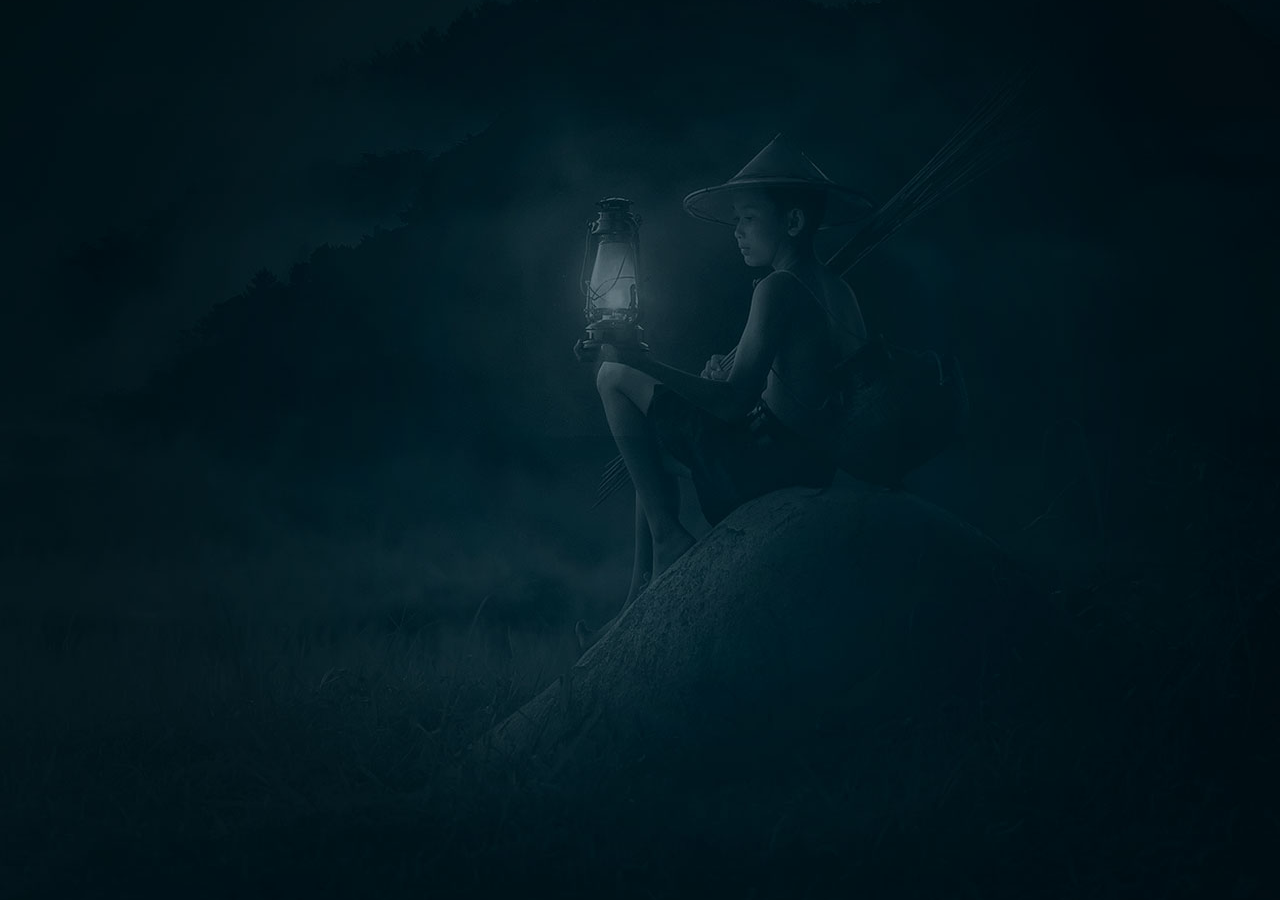
<file: index.html>
<!DOCTYPE html>
<html lang="en">
<head>
    <meta charset="UTF-8">
    <meta name="viewport" content="width=device-width, initial-scale=1.0">
    <link rel="preconnect" href="https://fonts.googleapis.com">
    <link rel="preconnect" href="https://fonts.gstatic.com" crossorigin>
    <link href="https://fonts.googleapis.com/css2?family=Open+Sans:wght@400;700&display=swap" rel="stylesheet">
    <link rel="stylesheet" href="css/layout/normalize.css">
    <link rel="stylesheet" href="css/layout/base.css">
    <link rel="stylesheet" href="css/start/start.css">
    <title>Начало</title>
</head>
<body>
    <div class="wrapper">
        <div class="start">
            <div class="start__block">
                <div class="start__content">
                    <a href="start.html" class="start__logo"><img src="image/start/logo.png" alt="" class="start__logo-img"></a>
                    <span class="start__text">Открой для себя Азию</span>
                </div>
                <a href="start.html" class="button button--middle button--red">войти</a>
            </div>
        </div>
    </div>
    
</body>
</html>
</file>
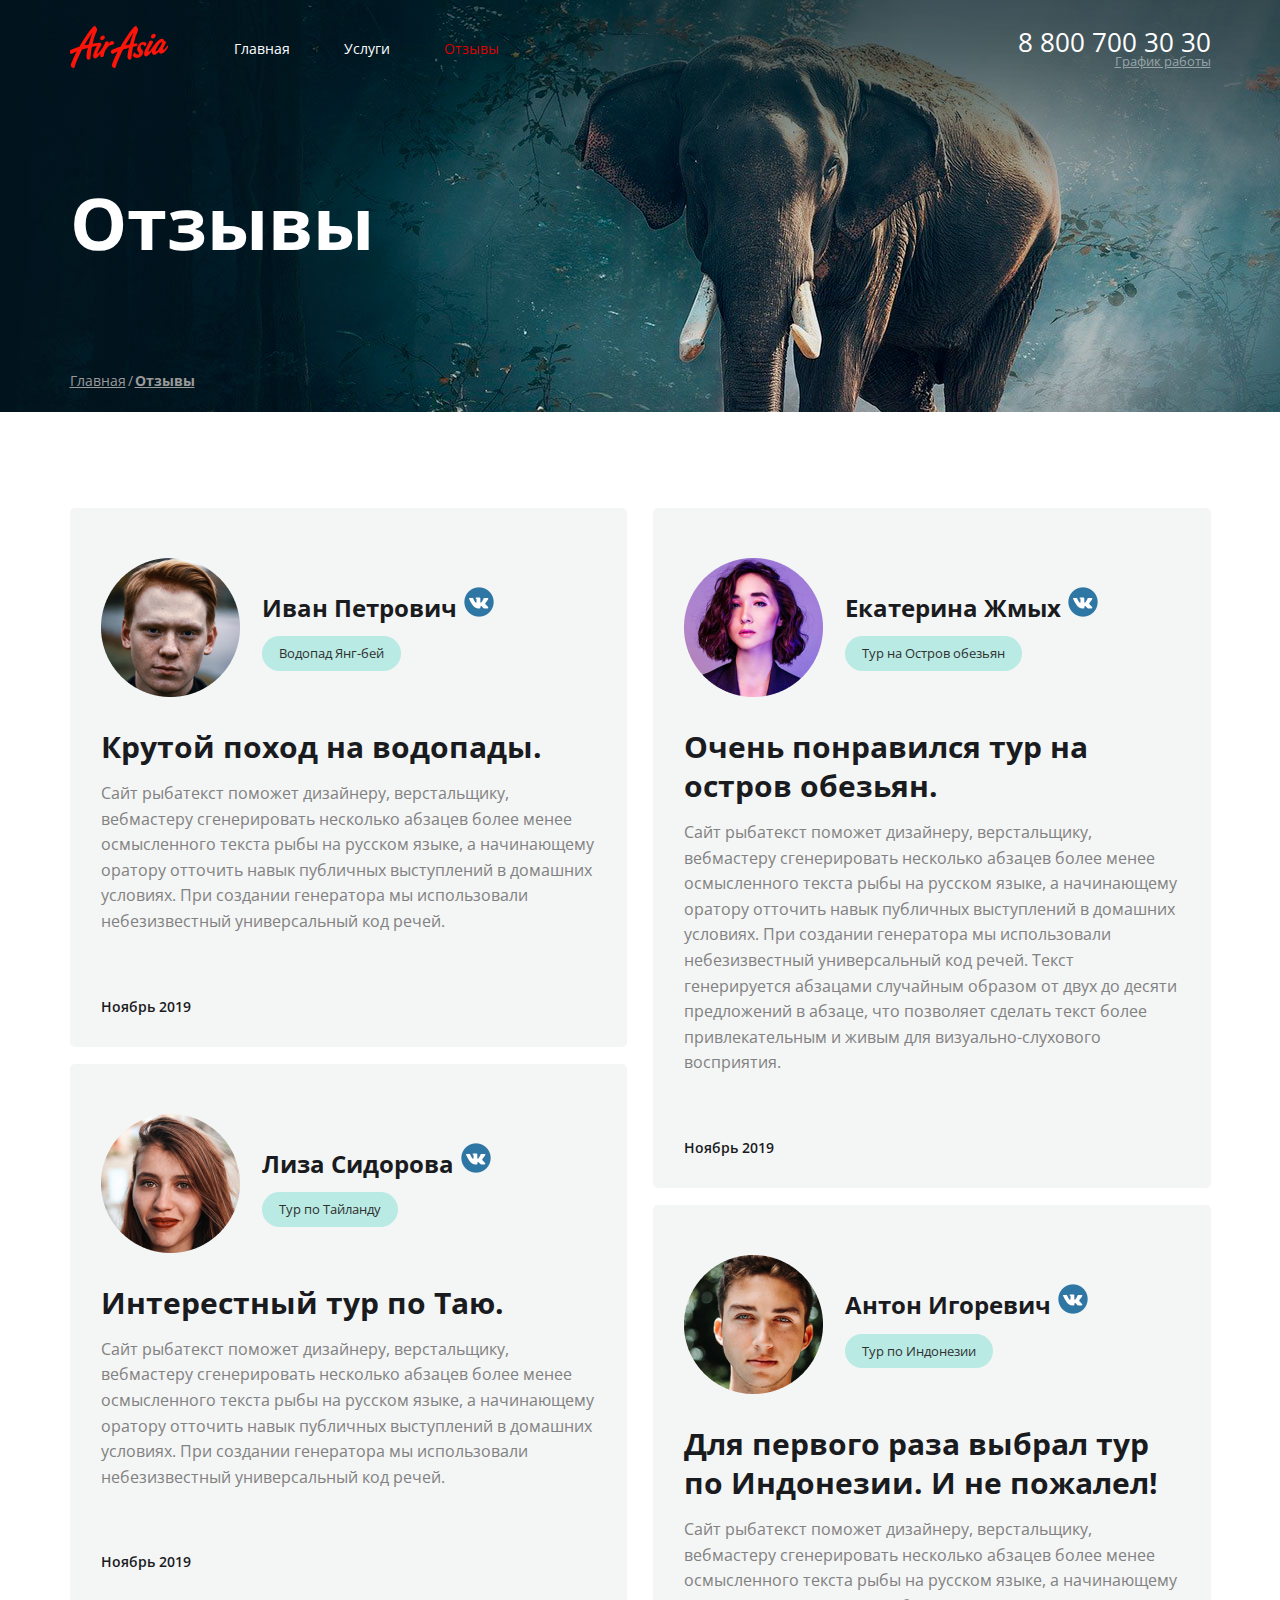
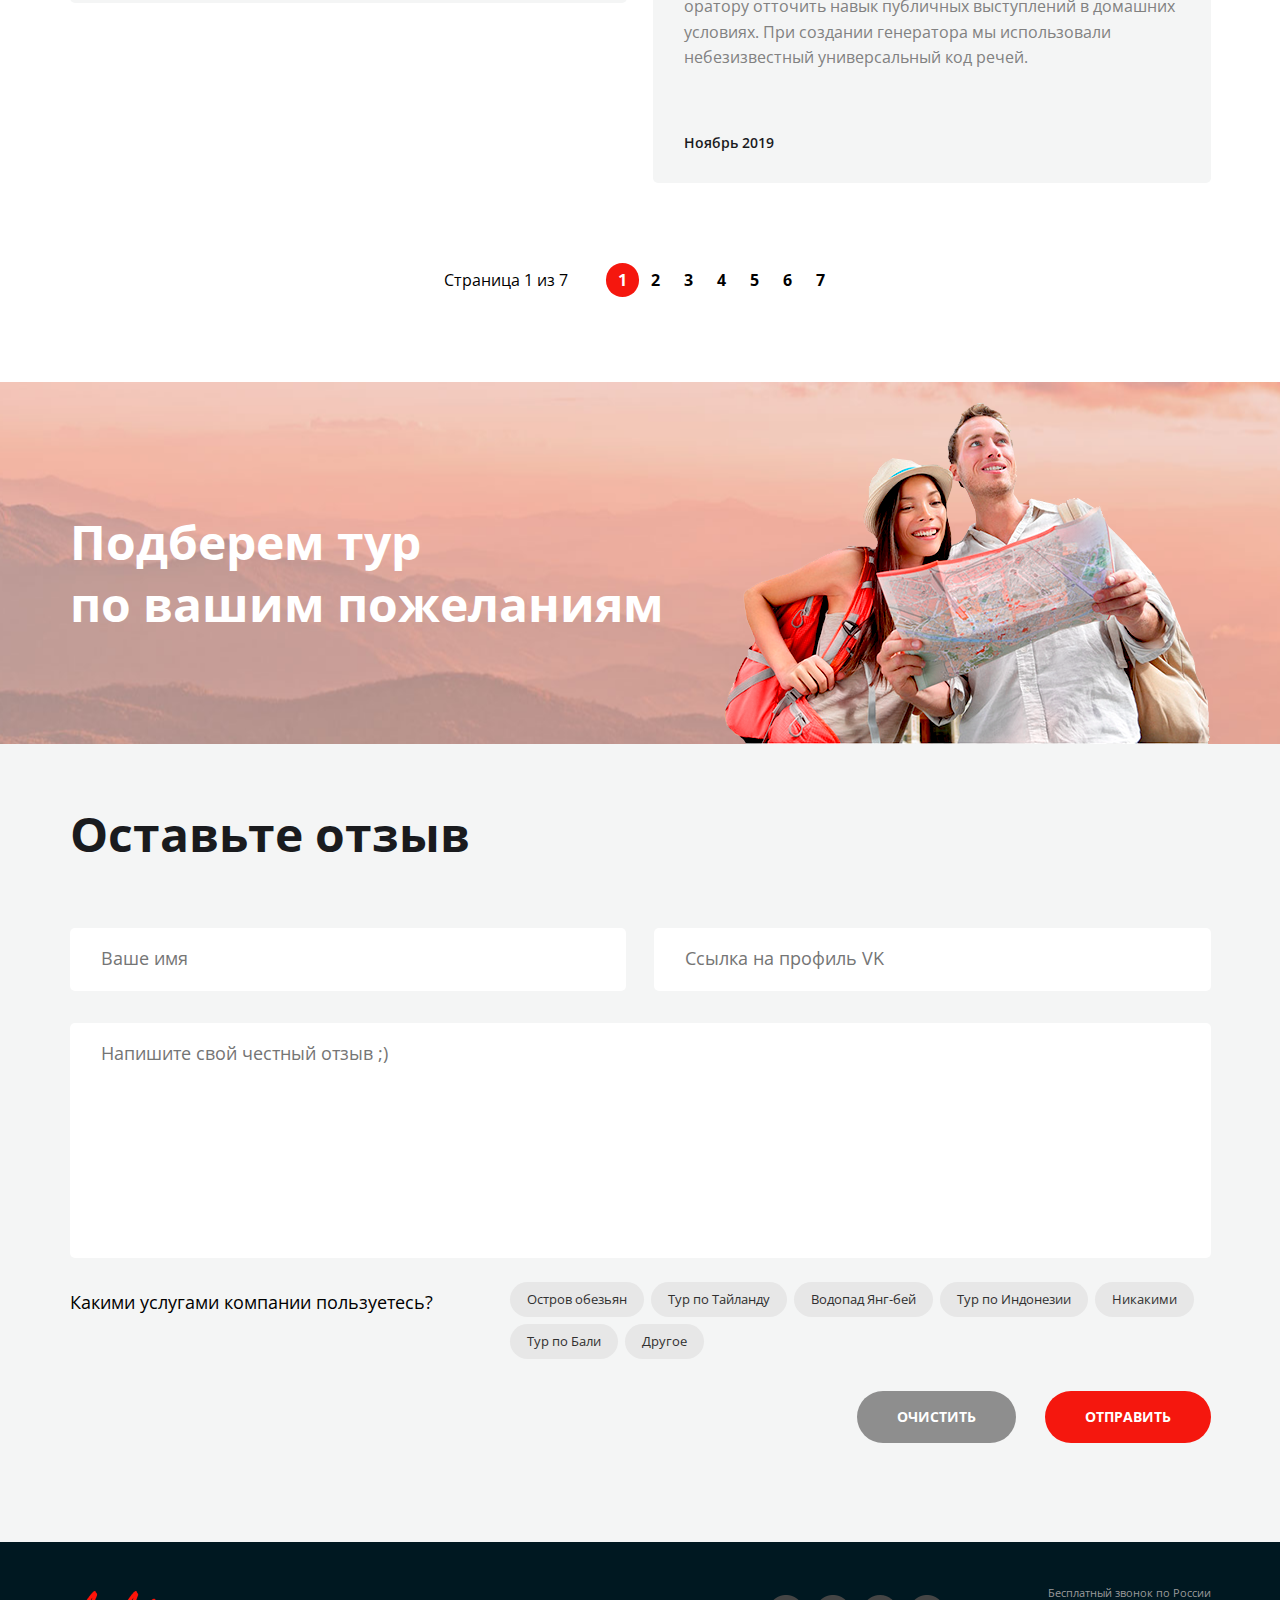
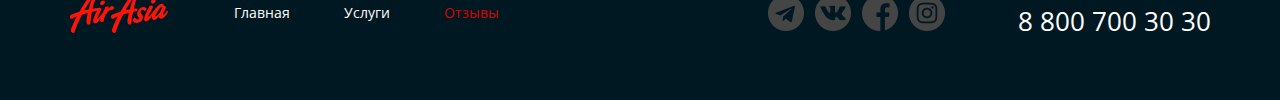
<file: reviews.html>
<!DOCTYPE html>
<html lang="en">
<head>
    <meta charset="UTF-8">
    <meta name="viewport" content="width=device-width, initial-scale=1.0">
    <link href="https://fonts.googleapis.com/css2?family=Open+Sans:wght@400;700&display=swap" rel="stylesheet">
    <link rel="stylesheet" href="css/general.css">
    <link rel="stylesheet" href="css/services/top.css">
    <link rel="stylesheet" href="css/services/title.css">
    <link rel="stylesheet" href="css/services/breadcrumbs.css">
    <link rel="stylesheet" href="css/reviews/reviews.css">
    <link rel="stylesheet" href="css/reviews/offer.css">
    <link rel="stylesheet" href="css/reviews/feedback.css">
    <link rel="stylesheet" href="css/services/bottom.css">
    <title>Отзывы</title>
</head>
<body>
    <div class="wrapper">
        <section class="top">
            <div class="conteiner conteiner--services">
                <header class="header header--services">
                    <div class="header__col">
                        <a href="start.html" class="logo"><img src="image/services/logo.png" alt="logo" class="logo__img"></a>
                        <nav class="menu">
                            <ul class="menu__block">
                                <li class="menu__block-item"><a href="start.html" class="menu__block-link">Главная</a></li>
                                <li class="menu__block-item"><a href="services.html" class="menu__block-link">Услуги</a></li>
                                <li class="menu__block-item"><a href="reviews.html" class="menu__block-link menu__block-link--active">Отзывы</a></li>
                            </ul>
                        </nav>
                    </div>
                    <div class="header__col header__col--right">
                        <address class="contacts">
                            <a href="tel:+78007003030" class="contacts__phone">8 800 700 30 30</a>
                            <div class="contacts__menu">
                                <div class="contacts__workhours">График работы</div>
                                <div class="contacts__dropdown">
                                    <ul class="contacts__dropdown-block">
                                        <li class="contacts__dropdown-item contacts__dropdown-item--dark">пн-вс: 09:00 - 20:00</li>
                                        <li class="contacts__dropdown-item">Обед: 14:00-14:30</li>
                                    </ul>
                                </div>
                            </div>
                        </address>
                    </div>
                </header>
                <h1 class="title title--services">Отзывы</h1>
                <nav class="breadcrumbs">
                    <ul class="breadcrumbs__block">
                        <li class="breadcrumbs__block-item"><a href="start.html" class="breadcrumbs__block-link breadcrumbs__block-link--after">Главная</a></li>
                        <li class="breadcrumbs__block-item "><a href="reviews.html" class="breadcrumbs__block-link breadcrumbs__block-link--active">Отзывы</a></li>
                    </ul>
                </nav>
            </div>
        </section>
        <main class="main">
            <section class="reviews">
                <div class="conteiner">
                    <div class="reviews__content">
                        <ul class="reviews__block">
                            <li class="reviews__card">
                                <div class="reviews__card-item">
                                    <div class="reviews__card-photo">
                                        <img src="image/reviews/one.png" alt="" class="reviews__card-image">
                                    </div>
                                    <div class="reviews__card-person">
                                        <a href="#" class="reviews__card-name">Иван Петрович</a>
                                        <a href="#" class="reviws__card-link tag">Водопад Янг-бей</a>
                                    </div>
                                </div>
                                <div class="reviews__card-content">
                                    <h3 class="reviews__card-title">Крутой поход на водопады.</h3>
                                    <p class="reviews__card-description">Сайт рыбатекст поможет дизайнеру, верстальщику, вебмастеру сгенерировать несколько абзацев более менее осмысленного текста рыбы на русском языке, а начинающему оратору отточить навык публичных выступлений в домашних условиях. При создании генератора мы использовали небезизвестный универсальный код речей. </p>
                                    <span class="reviews__card-date">Ноябрь 2019</span>
                                </div>
                            </li>
                            <li class="reviews__card">
                                <div class="reviews__card-item">
                                    <div class="reviews__card-photo">
                                        <img src="image/reviews/three.png" alt="" class="reviews__card-image">
                                    </div>
                                    <div class="reviews__card-person">
                                        <a href="" class="reviews__card-name">Лиза Сидорова</a>
                                        <a href="#" class="reviws__card-link tag">Тур по Тайланду</a>
                                    </div>
                                </div>
                                <div class="reviews__card-content">
                                    <h3 class="reviews__card-title">Интерестный тур по Таю.</h3>
                                    <p class="reviews__card-description">Сайт рыбатекст поможет дизайнеру, верстальщику, вебмастеру сгенерировать несколько абзацев более менее осмысленного текста рыбы на русском языке, а начинающему оратору отточить навык публичных выступлений в домашних условиях. При создании генератора мы использовали небезизвестный универсальный код речей. </p>
                                    <span class="reviews__card-date">Ноябрь 2019</span>
                                </div>
                            </li>
                            <li class="reviews__card">
                                <div class="reviews__card-item">
                                    <div class="reviews__card-photo">
                                        <img src="image/reviews/two.png" alt="" class="reviews__card-image">
                                    </div>
                                    <div class="reviews__card-person">
                                        <a href="" class="reviews__card-name">Екатерина Жмых</a>
                                        <a href="#" class="reviws__card-link tag">Тур на Остров обезьян</a>
                                    </div>
                                </div>
                                <div class="reviews__card-content">
                                    <h3 class="reviews__card-title">Очень понравился тур на остров обезьян.</h3>
                                    <p class="reviews__card-description">Сайт рыбатекст поможет дизайнеру, верстальщику, вебмастеру сгенерировать несколько абзацев более менее осмысленного текста рыбы на русском языке, а начинающему оратору отточить навык публичных выступлений в домашних условиях. При создании генератора мы использовали небезизвестный универсальный код речей. Текст генерируется абзацами случайным образом от двух до десяти предложений в абзаце, что позволяет сделать текст более привлекательным и живым для визуально-слухового восприятия.</p>
                                    <span class="reviews__card-date">Ноябрь 2019</span>
                                </div>
                            </li>
                            <li class="reviews__card">
                                <div class="reviews__card-item">
                                    <div class="reviews__card-photo">
                                        <img src="image/reviews/four.png" alt="" class="reviews__card-image">
                                    </div>
                                    <div class="reviews__card-person">
                                        <a href="" class="reviews__card-name">Антон Игоревич</a>
                                        <a href="#" class="reviws__card-link tag">Тур по Индонезии</a>
                                    </div>
                                </div>
                                <div class="reviews__card-content">
                                    <h3 class="reviews__card-title">Для первого раза выбрал тур по Индонезии. И не пожалел!</h3>
                                    <p class="reviews__card-description">Сайт рыбатекст поможет дизайнеру, верстальщику, вебмастеру сгенерировать несколько абзацев более менее осмысленного текста рыбы на русском языке, а начинающему оратору отточить навык публичных выступлений в домашних условиях. При создании генератора мы использовали небезизвестный универсальный код речей.</p>
                                    <span class="reviews__card-date">Ноябрь 2019</span>
                                </div>
                            </li>
                        </ul>
                    </div>
                    <div class="pages pages--black">
                        <div class="pages__display">Страница 1 из 7</div>
                        <ul class="pages__numbers">
                            <li class="pages__numbers-item"><a href="#" class="pages__numbers-link pages__numbers-link--active">1</a></li>
                            <li class="pages__numbers-item"><a href="#" class="pages__numbers-link">2</a></li>
                            <li class="pages__numbers-item"><a href="#" class="pages__numbers-link">3</a></li>
                            <li class="pages__numbers-item"><a href="#" class="pages__numbers-link">4</a></li>
                            <li class="pages__numbers-item"><a href="#" class="pages__numbers-link">5</a></li>
                            <li class="pages__numbers-item"><a href="#" class="pages__numbers-link">6</a></li>
                            <li class="pages__numbers-item"><a href="#" class="pages__numbers-link">7</a></li>
                        </ul>
                    </div>
                </div>
            </section>
            <section class="offer">
                <div class="conteiner">
                    <div class="offer__content">
                        <div class="offer__title">
                            <h2 class="offer__title-text">Подберем тур <br> по вашим пожеланиям</h2>
                        </div>
                        <img src="image/reviews/couple.png" alt="humen" class="offer__photo">
                    </div> 
                </div>
            </section>
            <section class="feedback">
                <div class="conteiner">
                    <h3 class="feedback__title">Оставьте отзыв</h3>
                    <form class="feedback__forms">
                        <div class="feedback__block">
                            <input type="text" class="feedback__block-item" placeholder="Ваше имя">
                            <input type="text" class="feedback__block-item" placeholder="Ссылка на профиль VK">
                        </div>
                        <div class="feedback__block">
                            <textarea name="" class="feedback__block-item feedback__block-item--reviews" placeholder="Напишите свой честный отзыв ;)"></textarea>
                        </div>
                        <div class="feedback__pages">
                            <div class="feedback__display">Какими услугами компании пользуетесь?</div>
                                <ul class="feedback__select">
                                    <li class="feedback__select-item">
                                        <label>
                                            <input type="checkbox" name="feedback__select-input" class="feedback__select-input">
                                            <div class="feedback__select-text tag">Остров обезьян</div>
                                        </label>
                                    </li>
                                    <li class="feedback__select-item">
                                        <label>
                                            <input type="checkbox" name="feedback__select-input"  class="feedback__select-input">
                                            <div class="feedback__select-text tag">Тур по Тайланду</div>
                                        </label>
                                    </li>
                                    <li class="feedback__select-item">
                                        <label>
                                            <input type="checkbox" name="feedback__select-input" class="feedback__select-input">
                                            <div class="feedback__select-text tag">Водопад Янг-бей</div>
                                        </label>
                                    </li>
                                    <li class="feedback__select-item">
                                        <label>
                                            <input type="checkbox" name="feedback__select-input" class="feedback__select-input">
                                            <div class="feedback__select-text tag">Тур по Индонезии</div>
                                        </label>
                                    </li>
                                    <li class="feedback__select-item">
                                        <label>
                                            <input type="checkbox" name="feedback__select-input" class="feedback__select-input">
                                            <div class="feedback__select-text tag">Никакими</div>
                                        </label>
                                    </li>
                                    <li class="feedback__select-item">
                                        <label>
                                            <input type="checkbox" name="feedback__select-input" class="feedback__select-input">
                                            <div class="feedback__select-text tag">Тур по Бали</div>
                                        </label>
                                    </li>
                                    <li class="feedback__select-item">
                                        <label>
                                            <input type="checkbox" name="feedback__select-input" class="feedback__select-input">
                                            <div class="feedback__select-text tag">Другое</div>
                                        </label>
                                    </li>
                                </ul>
                            </div>
                        <div class="feedback__button">
                            <button type="reset" class="button button--black button--big">очистить</button>
                            <button type="submit" class="button button--red button--big">отправить</button>
                        </div>
                    </form>
                </div>
            </section>
        </main>
        <section class="bottom">
            <div class="conteiner">
                <footer class="footer">
                    <div class="footer__col">
                        <a href="start.html" class="logo"><img src="image/services/logo.png" alt="logo" class="logo__img"></a>
                        <nav class="menu">
                            <ul class="menu__block">
                                <li class="menu__block-item"><a href="start.html" class="menu__block-link">Главная</a></li>
                                <li class="menu__block-item"><a href="services.html" class="menu__block-link">Услуги</a></li>
                                <li class="menu__block-item"><a href="reviews.html" class="menu__block-link menu__block-link--active">Отзывы</a></li>
                            </ul>
                        </nav>
                    </div>
                    <div class="footer__col footer__col--right">
                        <div class="networks">
                            <ul class="networks__block">
                                <li class="networks__block-item networks__block-item--tg"><a href="#" class="networks__block-link"></a></li>
                                <li class="networks__block-item networks__block-item--vk"><a href="#" class="networks__block-link"></a></li>
                                <li class="networks__block-item networks__block-item--fb"><a href="#" class="networks__block-link"></a></li>
                                <li class="networks__block-item networks__block-item--in"><a href="#" class="networks__block-link"></a></li>
                            </ul>
                        </div>
                        <address class="contacts">
                            <div class="contacts__workhours">Бесплатный звонок по России</div>
                            <a href="tel:+78007003030" class="contacts__phone">8 800 700 30 30</a>
                        </address>
                    </div>
                </footer>
            </div>
        </section>
    </div>   
</body>
</html>
</file>
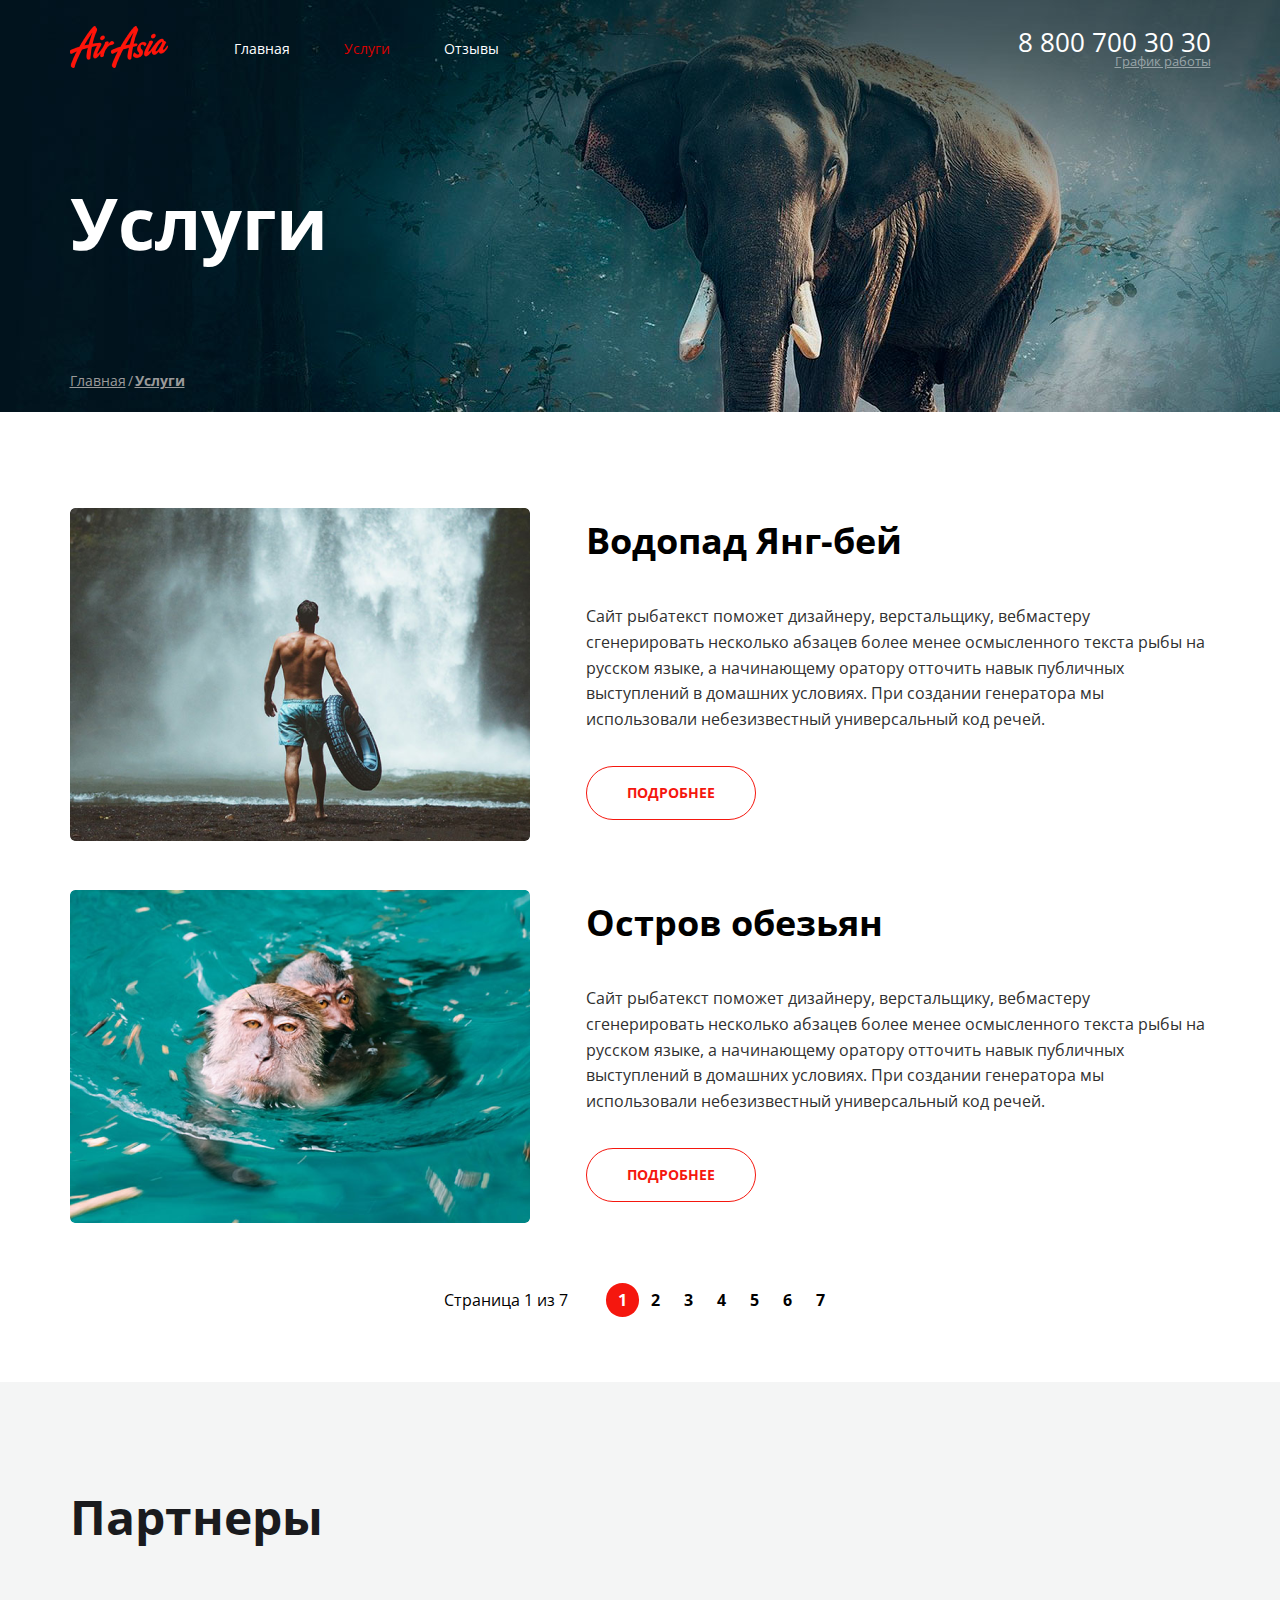
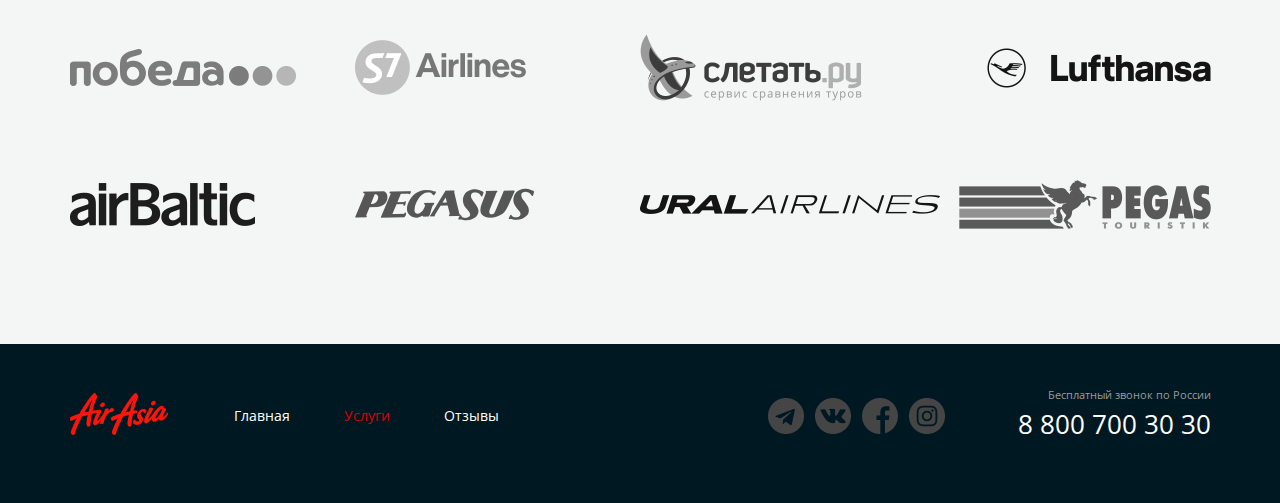
<file: services.html>
<!DOCTYPE html>
<html lang="en">
<head>
    <meta charset="UTF-8">
    <meta name="viewport" content="width=device-width, initial-scale=1.0">
    <link href="https://fonts.googleapis.com/css2?family=Open+Sans:wght@400;700&display=swap" rel="stylesheet">
    <link rel="stylesheet" href="css/general.css">
    <link rel="stylesheet" href="css/services/top.css">
    <link rel="stylesheet" href="css/services/title.css">
    <link rel="stylesheet" href="css/services/breadcrumbs.css">
    <link rel="stylesheet" href="css/services/direction.css">
    <link rel="stylesheet" href="css/services/partners.css">
    <link rel="stylesheet" href="css/services/bottom.css">
    <title>Услуги</title>
</head>
<body>
   <div class="wrapper">
        <section class="top">
            <div class="conteiner conteiner--services">
                <header class="header header--services">
                    <div class="header__col">
                        <a href="start.html" class="logo"><img src="image/services/logo.png" alt="logo" class="logo__img"></a>
                        <nav class="menu">
                            <ul class="menu__block">
                                <li class="menu__block-item"><a href="start.html" class="menu__block-link">Главная</a></li>
                                <li class="menu__block-item"><a href="services.html" class="menu__block-link menu__block-link--active">Услуги</a></li>
                                <li class="menu__block-item"><a href="reviews.html" class="menu__block-link">Отзывы</a></li>
                            </ul>
                        </nav>
                    </div>
                    <div class="header__col header__col--right">
                        <address class="contacts">
                            <a href="tel:+78007003030" class="contacts__phone">8 800 700 30 30</a>
                            <div class="contacts__menu">
                                <div class="contacts__workhours">График работы</div>
                                <div class="contacts__dropdown">
                                    <ul class="contacts__dropdown-block">
                                        <li class="contacts__dropdown-item contacts__dropdown-item--dark">пн-вс: 09:00 - 20:00</li>
                                        <li class="contacts__dropdown-item">Обед: 14:00-14:30</li>
                                    </ul>
                                </div>
                            </div>
                        </address>
                    </div>
                </header>
                <h1 class="title title--services">Услуги</h1>
                <nav class="breadcrumbs">
                    <ul class="breadcrumbs__block">
                        <li class="breadcrumbs__block-item"><a href="start.html" class="breadcrumbs__block-link breadcrumbs__block-link--after">Главная</a></li>
                        <li class="breadcrumbs__block-item "><a href="services.html" class="breadcrumbs__block-link breadcrumbs__block-link--active">Услуги</a></li>
                    </ul>
                </nav>
            </div>
        </section>
        <main class="main">
            <section class="direction">
                <div class="conteiner">
                    <ul class="direction__block">
                        <li class="direction__card">
                            <img src="image/services/waterfall.png" alt="" class="direction__photo">
                            <div class="direction__content">
                                <h2 class="direction__content-name">Водопад Янг-бей</h2>
                                <p class="direction__content-description">Сайт рыбатекст поможет дизайнеру, верстальщику, вебмастеру сгенерировать несколько абзацев более менее осмысленного текста рыбы на русском языке, а начинающему оратору отточить навык публичных выступлений в домашних условиях. При создании генератора мы использовали небезизвестный универсальный код речей. </p>
                                <a href="" class="button button--white button--big">Подробнее</a>
                            </div>
                        </li>
                        <li class="direction__card">
                            <img src="image/services/monkeys.png" alt="" class="direction__photo">
                            <div class="direction__content">
                                <h2 class="direction__content-name">Остров обезьян</h2>
                                <p class="direction__content-description">Сайт рыбатекст поможет дизайнеру, верстальщику, вебмастеру сгенерировать несколько абзацев более менее осмысленного текста рыбы на русском языке, а начинающему оратору отточить навык публичных выступлений в домашних условиях. При создании генератора мы использовали небезизвестный универсальный код речей. </p>
                                <a href="" class="button button--white button--big">Подробнее</a>
                            </div>
                        </li>
                    </ul>
                    <div class="pages pages--black">
                        <div class="pages__display">Страница 1 из 7</div>
                        <ul class="pages__numbers">
                            <li class="pages__numbers-item"><a href="#" class="pages__numbers-link pages__numbers-link--active">1</a></li>
                            <li class="pages__numbers-item"><a href="#" class="pages__numbers-link">2</a></li>
                            <li class="pages__numbers-item"><a href="#" class="pages__numbers-link">3</a></li>
                            <li class="pages__numbers-item"><a href="#" class="pages__numbers-link">4</a></li>
                            <li class="pages__numbers-item"><a href="#" class="pages__numbers-link">5</a></li>
                            <li class="pages__numbers-item"><a href="#" class="pages__numbers-link">6</a></li>
                            <li class="pages__numbers-item"><a href="#" class="pages__numbers-link">7</a></li>
                        </ul>
                    </div>
                </div>
            </section>
            <section class="partners">
                <div class="conteiner">
                    <h3 class="partners__title">Партнеры</h3>
                    <ul class="partners__block">
                        <li class="partners__block-item"><a href="#" class="partners__block-link"><img src="image/services/pobeda.png" alt="" class="partners__block-icon"></a></li>
                        <li class="partners__block-item"><a href="#" class="partners__block-link"><img src="image/services/s7.png" alt="" class="partners__block-icon"></a></li>
                        <li class="partners__block-item"><a href="#" class="partners__block-link"><img src="image/services/lets-fly.png" alt="" class="partners__block-icon"></a></li>
                        <li class="partners__block-item"><a href="#" class="partners__block-link"><img src="image/services/lufthansa.png" alt="" class="partners__block-icon"></a></li>
                        <li class="partners__block-item"><a href="#" class="partners__block-link"><img src="image/services/airbaltic.png" alt="" class="partners__block-icon"></a></li>
                        <li class="partners__block-item"><a href="#" class="partners__block-link"><img src="image/services/pegasus.png" alt="" class="partners__block-icon"></a></li>
                        <li class="partners__block-item"><a href="#" class="partners__block-link"><img src="image/services/ural.png" alt="" class="partners__block-icon"></a></li>
                        <li class="partners__block-item"><a href="#" class="partners__block-link"><img src="image/services/pegas.png" alt="" class="partners__block-icon"></a></li>
                    </ul>
                </div>
            </section>
        </main>
        <section class="bottom">
            <div class="conteiner">
                <footer class="footer">
                    <div class="footer__col">
                        <a href="start.html" class="logo"><img src="image/services/logo.png" alt="logo" class="logo__img"></a>
                        <nav class="menu">
                            <ul class="menu__block">
                                <li class="menu__block-item"><a href="start.html" class="menu__block-link">Главная</a></li>
                                <li class="menu__block-item"><a href="services.html" class="menu__block-link menu__block-link--active">Услуги</a></li>
                                <li class="menu__block-item"><a href="reviews.html" class="menu__block-link">Отзывы</a></li>
                            </ul>
                        </nav>
                    </div>
                    <div class="footer__col footer__col--right">
                        <div class="networks">
                            <ul class="networks__block">
                                <li class="networks__block-item networks__block-item--tg"><a href="#" class="networks__block-link"></a></li>
                                <li class="networks__block-item networks__block-item--vk"><a href="#" class="networks__block-link"></a></li>
                                <li class="networks__block-item networks__block-item--fb"><a href="#" class="networks__block-link"></a></li>
                                <li class="networks__block-item networks__block-item--in"><a href="#" class="networks__block-link"></a></li>
                            </ul>
                        </div>
                        <address class="contacts">
                            <div class="contacts__workhours">Бесплатный звонок по России</div>
                            <a href="tel:+78007003030" class="contacts__phone">8 800 700 30 30</a>
                        </address>
                    </div>
                </footer>
            </div>
        </section>
   </div> 
</body>
</html>
</file>
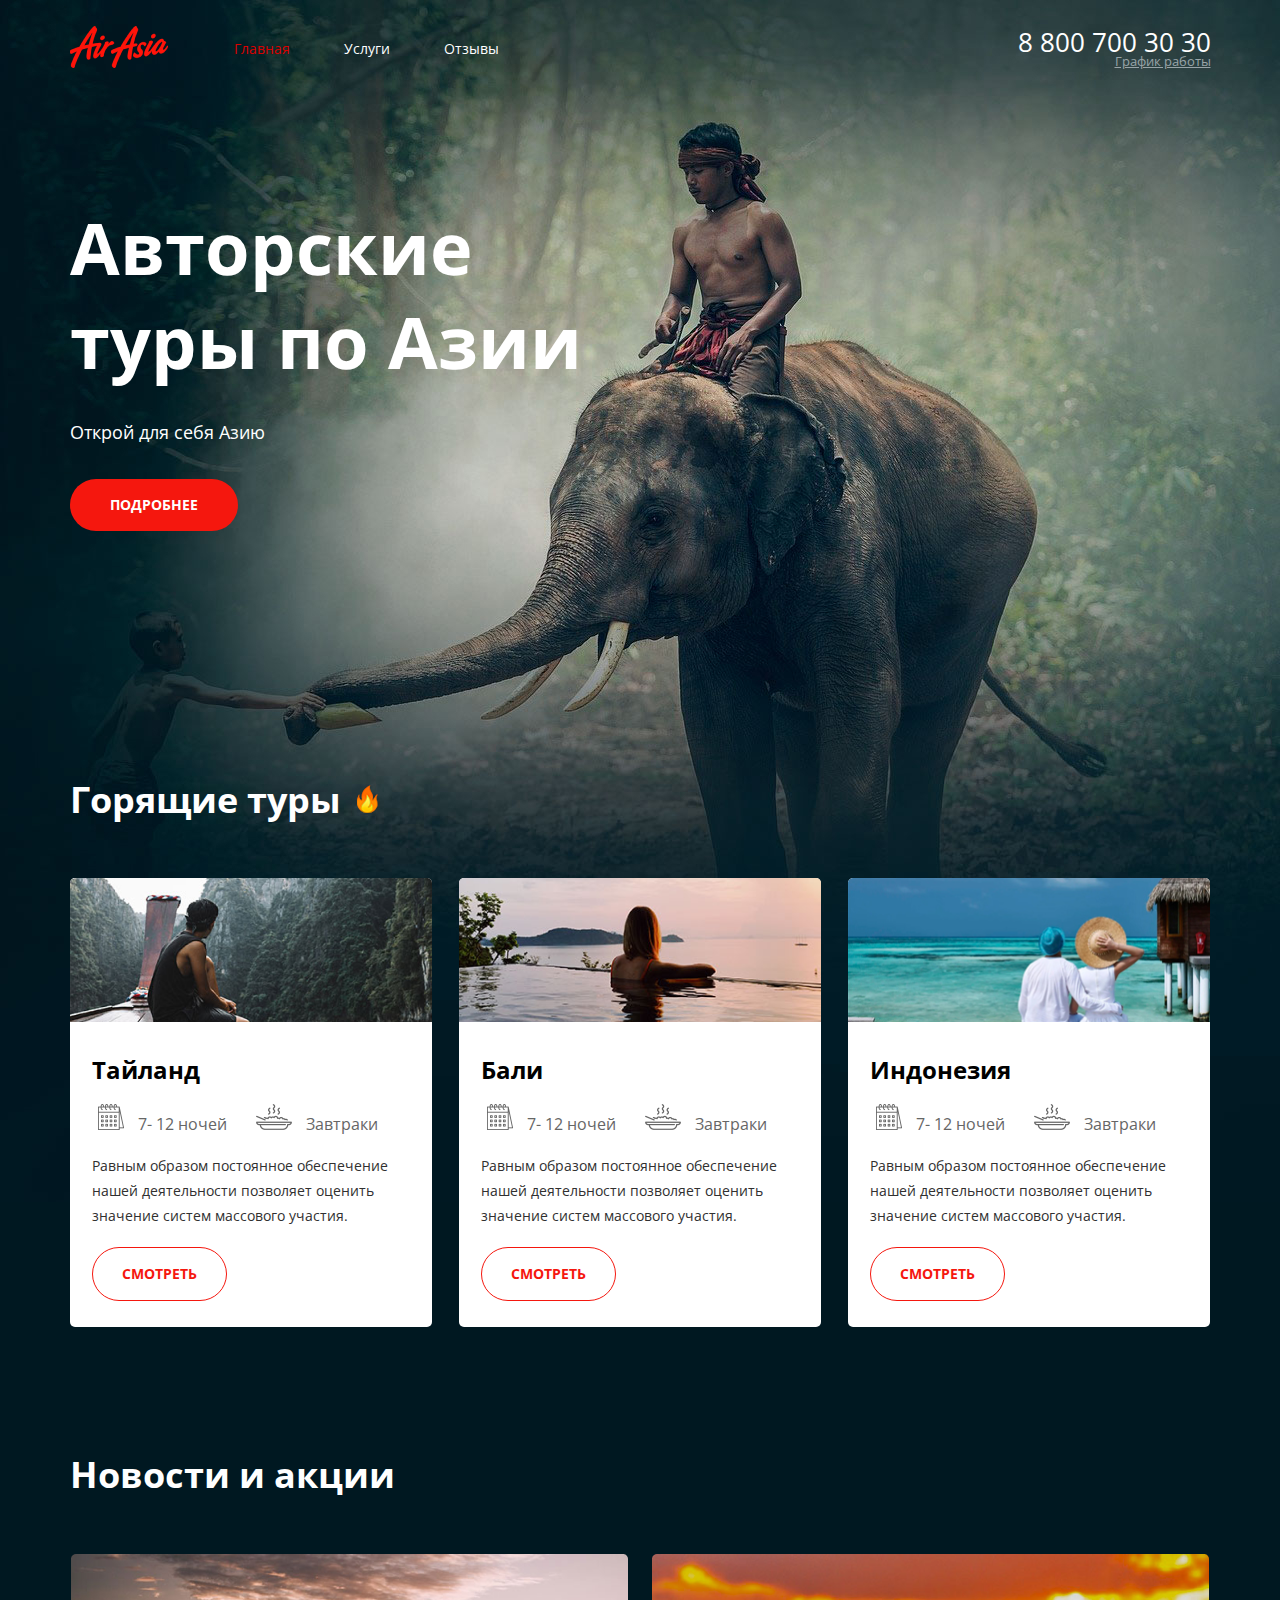
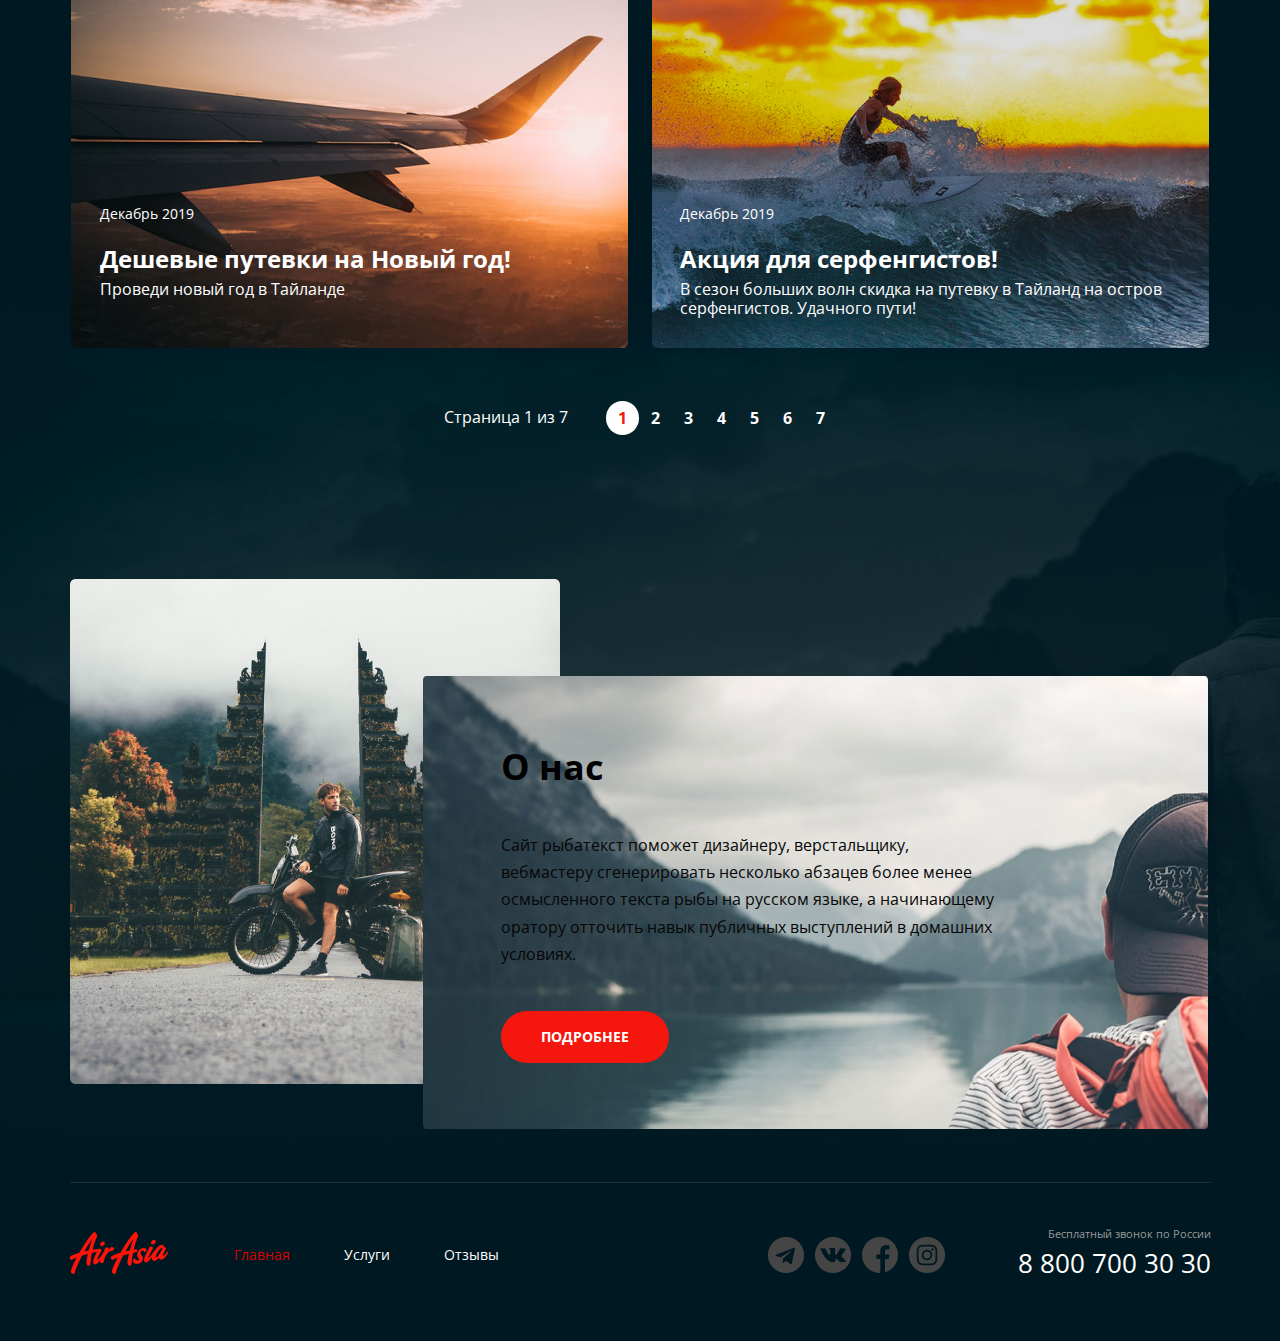
<file: start.html>
<!DOCTYPE html>
<html lang="en">
<head>
    <meta charset="UTF-8">
    <meta name="viewport" content="width=device-width, initial-scale=1.0">
    <link rel="preconnect" href="https://fonts.googleapis.com">
    <link rel="preconnect" href="https://fonts.gstatic.com" crossorigin>
    <link href="https://fonts.googleapis.com/css2?family=Open+Sans:wght@400;700&display=swap" rel="stylesheet">
    <link rel="stylesheet" href="./css/general.css">
    <link rel="stylesheet" href="css/main/title.css">
    <link rel="stylesheet" href="css/main/trips.css">
    <link rel="stylesheet" href="css/main/news.css">
    <link rel="stylesheet" href="css/main/info.css">
    <title>Туры по Азии</title>
</head>
<body>
    <div class="wrapper wrapper--background">
        <div class="conteiner">
            <header class="header header--main">
                <div class="header__col">
                    <a href="start.html" class="logo"><img src="image/services/logo.png" alt="logo" class="logo__img"></a>
                     <nav class="menu">
                        <ul class="menu__block">
                            <li class="menu__block-item"><a href="start.html" class="menu__block-link menu__block-link--active">Главная</a></li>
                            <li class="menu__block-item"><a href="services.html" class="menu__block-link">Услуги</a></li>
                            <li class="menu__block-item"><a href="reviews.html" class="menu__block-link">Отзывы</a></li>
                        </ul>
                    </nav>
                </div>
                <div class= "header__col header__col--right">
                    <address class="contacts">
                        <a href="tel:+78007003030" class="contacts__phone">8 800 700 30 30</a>
                        <div class="contacts__menu">
                            <div class="contacts__workhours">График работы</div>
                            <div class="contacts__dropdown">
                                <ul class="contacts__dropdown-block">
                                    <li class="contacts__dropdown-item contacts__dropdown-item--dark">пн-вс: 09:00 - 20:00</li>
                                    <li class="contacts__dropdown-item">Обед: 14:00-14:30</li>
                                </ul>
                            </div>
                        </div>
                    </address>
                </div>
            </header>
        </div>
        <main class="main">
            <div class="conteiner">
                <section class="title">
                    <h1 class="title__name">Авторские туры по Азии</h1>
                    <div class="title__text">Открой для себя Азию</div>
                    <a href="#" class="button button--red button--big">Подробнее</a>  
                </section>
            </div>
            <section class="trips">
                <div class="conteiner">
                    <div class="trips__hot">
                        <h2 class="trops__hot-text">Горящие туры</h2>
                        <img src="image/main/fire.png" alt="fire" class="trips__hot-item">
                    </div>
                    <div class="trips__country">
                        <ul class="trips__block">
                            <li class="trips__card">
                                <img src="image/main/river.png" alt="" class="trips__photo">
                                <div class="trips__content">
                                    <h3 class="trips__name">Тайланд</h3>
                                    <div class="trips__services">
                                        <div class="trips__services-block">
                                            <img src="image/main/calendar.png" alt="" class="trips__services-item">
                                            <span class="trips__services-text">7- 12 ночей</span>
                                        </div>
                                        <div class="trips__services-block">
                                            <img src="image/main/meal.png" alt="" class="trips__services-item">
                                            <span class="trips__services-text">Завтраки</span>
                                        </div>
                                    </div>
                                    <p class="trips__discription">Равным образом постоянное обеспечение нашей деятельности позволяет оценить значение систем массового участия.</p>
                                    <a href="#" class="button button--white button--small">Смотреть</a>
                                </div>
                            </li>
                            <li class="trips__card">
                                <img src="image/main/pool.png" alt="" class="trips__photo">
                                <div class="trips__content">
                                    <h3 class="trips__name">Бали</h3>
                                    <div class="trips__services">
                                        <div class="trips__services-block">
                                            <img src="image/main/calendar.png" alt="" class="trips__services-item">
                                            <span class="trips__services-text">7- 12 ночей</span>
                                        </div>
                                        <div class="trips__services-block">
                                            <img src="image/main/meal.png" alt="" class="trips__services-item">
                                            <span class="trips__services-text">Завтраки</span>
                                        </div>
                                    </div>
                                    <p class="trips__discription">Равным образом постоянное обеспечение нашей деятельности позволяет оценить значение систем массового участия.</p>
                                    <a href="#" class="button button--white button--small">Смотреть</a>
                                </div>
                            </li>
                            <li class="trips__card">
                                <img src="image/main/ocean.png" alt="" class="trips__photo">
                                <div class="trips__content">
                                    <h3 class="trips__name">Индонезия</h3>
                                    <div class="trips__services">
                                        <div class="trips__services-block">
                                            <img src="image/main/calendar.png" alt="" class="trips__services-item">
                                            <span class="trips__services-text">7- 12 ночей</span>
                                        </div>
                                        <div class="trips__services-block">
                                            <img src="image/main/meal.png" alt="" class="trips__services-item">
                                            <span class="trips__services-text">Завтраки</span>
                                        </div>
                                    </div>
                                    <p class="trips__discription">Равным образом постоянное обеспечение нашей деятельности позволяет оценить значение систем массового участия.</p>
                                    <a href="#" class="button button--white button--small">Смотреть</a>
                                </div>
                            </li>
                        </ul>
                    </div>
                </div>
            </section>
            <section class="news">
                <div class="conteiner">
                    <h2 class="news__title">Новости и акции</h2>
                    <ul class="news__block">
                        <li class="news__card news__card--plain">
                            <span class="news__card-date">Декабрь 2019</span>
                            <h3 class="news__card-name">Дешевые путевки на Новый год!</h3>
                            <span class="news__card-description">Проведи новый год в Тайланде</span>
                        </li>
                        <li class="news__card news__card--surfer">
                            <span class="news__card-date">Декабрь 2019</span>
                            <h3 class="news__card-name">Акция для серфенгистов!</h3>
                            <span class="news__card-description">В сезон больших волн скидка на путевку в Тайланд на остров серфенгистов. Удачного пути!</span>
                        </li>
                    </ul>
                    <div class="pages">
                        <span class="pages__display">Страница 1 из 7</span>
                        <ul class="pages__numbers">
                            <li class="pages__numbers-item"><a href="#" class="pages__numbers-link pages__numbers-link--active">1</a></li>
                            <li class="pages__numbers-item"><a href="#" class="pages__numbers-link">2</a></li>
                            <li class="pages__numbers-item"><a href="#" class="pages__numbers-link">3</a></li>
                            <li class="pages__numbers-item"><a href="#" class="pages__numbers-link">4</a></li>
                            <li class="pages__numbers-item"><a href="#" class="pages__numbers-link">5</a></li>
                            <li class="pages__numbers-item"><a href="#" class="pages__numbers-link">6</a></li>
                            <li class="pages__numbers-item"><a href="#" class="pages__numbers-link">7</a></li>
                        </ul>
                    </div>
                </div>
            </section>
            <section class="info">
                <div class="conteiner">
                    <div class="info__content">
                        <img src="image/main/gates.png" alt="photo" class="info__photo">
                        <div class="info__about">
                            <h2 class="info__about-title">О нас </h2>
                            <p class="info__about-text">Сайт рыбатекст поможет дизайнеру, верстальщику, вебмастеру сгенерировать несколько абзацев более менее осмысленного текста рыбы на русском языке, а начинающему оратору отточить навык публичных выступлений в домашних условиях. </p>
                            <a href="#" class="button button--red button--big">Подробнее</a>
                        </div>
                    </div>
                </div>
            </section>
        </main>
        <div class="conteiner">
            <footer class="footer footer--main">
                <div class="footer__col">
                    <a href="start.html" class="logo"><img src="image/services/logo.png" alt="logo" class="logo__img"></a>
                    <nav class="menu">
                        <ul class="menu__block">
                            <li class="menu__block-item"><a href="start.html" class="menu__block-link menu__block-link--active">Главная</a></li>
                            <li class="menu__block-item"><a href="services.html" class="menu__block-link">Услуги</a></li>
                            <li class="menu__block-item"><a href="reviews.html" class="menu__block-link">Отзывы</a></li>
                        </ul>
                    </nav>
                </div>
                <div class="footer__col footer__col--right">
                    <div class="networks">
                        <ul class="networks__block">
                            <li class="networks__block-item networks__block-item--tg"><a href="#" class="networks__block-link"></a></li>
                            <li class="networks__block-item networks__block-item--vk"><a href="#" class="networks__block-link"></a></li>
                            <li class="networks__block-item networks__block-item--fb"><a href="#" class="networks__block-link"></a></li>
                            <li class="networks__block-item networks__block-item--in"><a href="#" class="networks__block-link"></a></li>
                        </ul>
                    </div>
                    <address class="contacts">
                        <div class="contacts__workhours">Бесплатный звонок по России</div>
                        <a href="tel:+78007003030" class="contacts__phone">8 800 700 30 30</a>
                    </address>
                </div>
            </footer>
        </div>
    </div>
</body>
</html>
</file>
<file: css/layout/base.css>
* {
    box-sizing: border-box;
}
body,ul,li,h1,h2,h3,h4,p {
    margin: 0;
    padding: 0;
    font-family: 'Open Sans', sans-serif;
    font-size: 14px;
    font-weight: 400;
}
ul li {
    list-style: none;
}
a {
    text-decoration: none;
    color: #fff;
}
address {
    font-style: normal;   
}
input , textarea {
    outline: none;
}
button {
    border: none;
    cursor: pointer;
}
.button {
    display: inline-block;
    background-color: transparent;
    border-radius: 35px;
    text-transform: uppercase;
    font-weight: 700;
    transition: .4s;
}
.button--red {
    color: #fff;
    background-color: #F5170E;
}
.button--red:hover {
    background-color: #DA0100;
    box-shadow: 0px 2px 4px 0px rgba(218, 1, 0, 0.3);
}
.button--white {
    border: #F5170E 1px solid;
    color: #F5170E;
}
.button--white:hover {
    background-color: #F5170E;
    color: #fff;
}
.button--black {
    background-color: #8E8E8E;
    color: #fff;
}
.button--black:hover {
    background-color: #2B2B2B;
}
.button--small {
    padding: 18px 29px;
}
.button--middle {
    padding: 18px 52px;
}
.button--big {
    padding: 18px 40px;
}
.tag {
    cursor: pointer;
    text-align: center;
    color: #303030;
    font-size: 13px;
    padding: 10px 17px;
    background-color: #E7E7E7;
    border-radius: 35px;
}
.wrapper {
    overflow: hidden;
}
.wrapper--background {
    background: url(../../image/main/fon1.jpg) center top no-repeat, url(../../image/main/fon2.png) center bottom 163px no-repeat;
    background-color: #001821;
}
.conteiner {
    max-width: 1141px;
    margin: 0 auto;
}
.conteiner--services {
    min-height: 412px;
    display: flex;
    flex-direction: column;
    justify-content: space-between;
}
</file>
<file: css/start/start.css>
.start {
    background: url(../../image/start/bg.png) center center no-repeat;
    height: 100%;
    width: 100%; 
    display: flex; 
    position: fixed;
    justify-content: center;
    align-items: center;
}
.start__block {
    display: flex;
    flex-direction: column;
    align-items: center;
    padding-top: 52px;
    opacity: 0;
    animation: start forwards 0.8s ease-in;
}
.start__content {
    display: flex;
    flex-direction: column;
    align-items: center;
    padding-bottom: 52px;
}
.start__text {
    color: #fff;
    font-size: 18px;
}
.start__button {
    display: flex;
    align-items: stretch;
    min-width: 168px;
}
@keyframes start {
    0% {
        opacity: 1;
        transform: scale(0.8);
    }
    20% {
        transform: scale(1.2);
    }
    50% {
        transform: scale(0.9);
    }
    70% {
        transform: scale(1.1);
    }
    90% {
        transform: scale(0.95);
    }
    100% {
        opacity: 1;
        transform: scale(1);   
    }
}
</file>
<file: css/services/top.css>
.top {
    background: url(../../image/services/headline\ 1.png) top center no-repeat;
    margin-bottom: 96px;
}
</file>
<file: css/services/title.css>
.title {
    font-size: 72px;
    font-weight: 700;
    color: #fff;
    /* margin-bottom: 116px; */
}
</file>
<file: css/services/breadcrumbs.css>
.breadcrumbs {
    padding-bottom: 23px;
}
.breadcrumbs__block {
    display: flex;
}
.breadcrumbs__block-item:after {
    content: "/";
    color: #9A9A9A;
    margin: 0 2px;
}
.breadcrumbs__block-item:last-child:after {
    display: none;
}
.breadcrumbs__block-link {
    color: #9A9A9A;
    text-decoration: underline;
}
.breadcrumbs__block-link--active {
    font-weight: 700;
}
</file>
<file: css/reviews/reviews.css>
.reviews {
    margin-bottom: 85px;
}
.reviews__content {
    display: flex;
    margin-bottom: 97px;
}
.reviews__block {
    column-count: 2;
    column-gap: 26px;
    margin-bottom: -17px;
}
.reviews__card {
    background-color: #F4F5F5;
    border-radius: 5px;
    margin-bottom: 17px;
    padding: 50px 31px 32px 31px;
}
.reviews__card-item {
    display: flex;
    align-items: center;
    margin-bottom: 27px;
}
.reviews__card-photo {
    background-repeat: 50px;
    overflow: hidden;
    margin-right: 22px;
}
.reviews__card-person {
    display: flex;
    flex-direction: column;
    align-items: flex-start;
    padding-top: 20px;
    margin-bottom: 20px;
}
.reviews__card-name {
    color: #1A1B1E;
    font-size: 24px;
    font-weight: 700;
    margin-bottom: 15px;
}
.reviews__card-name::after {
    content: url(../../image/reviews/vk.png);
    padding-left: 7px;
}
.reviews__card-name:hover {
    text-decoration: underline;
    color: #2E77A4;
}
.reviws__card-link {
    background-color: #B9EAE4;
}
.reviews__card-title {
    font-size: 30px;
    font-weight: 700;
    line-height: 1.3;
    color: #1A1B1E;
    margin-bottom: 15px;
}
.reviews__card-description {
    font-size: 16px;
    color: #818181;
    line-height: 1.6;
    margin-bottom: 64px;
}
.reviews__card-date {
    font-weight: 600;
    color: #1A1B1E;
}
</file>
<file: css/reviews/offer.css>
.offer {
    background: url(../../image/reviews/Rectangle.png) center center no-repeat;
}
.offer__content {
    display: flex;
    padding-top: 21px;
    justify-content: space-between;
    align-items: center;
}

.offer__title-text {
    color: #fff;
    line-height: 1.3;
    font-size: 48px;
    font-weight: 700;
}
</file>
<file: css/reviews/feedback.css>
.feedback {
    background-color: #F4F5F5;
    padding-top: 62px;
    padding-bottom: 99px;
}
.feedback__title {
    font-size: 48px;
    font-weight: 700;
    color: #1A1B1E;
    margin-bottom: 67px;
}
.feedback__block {
    display: flex;
    flex-wrap: wrap;
    justify-content: space-between;
    margin-bottom: 32px;
}
.feedback__block:nth-child(2) {
    margin-bottom: 24px;
}
.feedback__block-item {
    width: calc(100% / 2 - 14px);
    font-size: 18px;
    color: #1A1B1E;
    border: 1px solid transparent;
    border-radius: 5px;
    padding: 19px 0 21px 30px;
}
.feedback__block-item--reviews {
    width: 100%;
    height: 235px;
    resize: none;
}
.feedback__block-item:focus {
    border-color: #F5170E;
}
.feedback__pages {
    display: flex;
    justify-content: space-between;
    margin-bottom: 32px;
}
.feedback__display {
    display: inline-block;
    font-size: 18px;
    padding-top: 10px;
    width: 38%;
}
.feedback__select {
    display: flex;
    flex-wrap: wrap;
    margin-right: -7px;
    margin-bottom: -7px;
    width: 62%;
}
.feedback__select-item {
    margin-right: 7px;
    margin-bottom: 7px;
}
.feedback__select-input {
    display: none;
}
.feedback__select-input:checked ~ .feedback__select-text {
    color: #1A1B1E;
    background-color: #B9EAE4;
}
.feedback__select-text {
    transition: 0.2s;
}
.feedback__select-item:last-child {
    margin-right: 0;
    margin-bottom: 0;
}
.feedback__button {
    display: flex;
    justify-content: flex-end ;
}
.feedback__button .button {
    margin-right: 29px;
}
.feedback__button .button:last-child {
    margin-right: 0;
}
</file>
<file: css/services/bottom.css>
.bottom {
    background-color: #001821;
}
</file>
<file: css/services/direction.css>
.direction__block {
    margin-bottom: 60px;
}
.direction__card {
    display: flex;
    margin-bottom: 49px;
}
.direction__card:last-child {
    margin-bottom: 0;
}
.direction__photo {
    border-radius: 5px;
}
.direction__content {
    padding: 12px 0 18px 56px;
}
.direction__content-name {
    font-size: 36px;
    font-weight: 700;
    margin-bottom: 43px;
}
.direction__content-description {
    font-size: 16px;
    line-height: 1.6;
    color: #303030;
    margin-bottom: 34px;
}
</file>
<file: css/services/partners.css>
.partners {
    background-color: #F4F5F5;
    padding-top: 107px;
    padding-bottom: 112px;
}
.partners__title {
    font-size: 48px;
    font-weight: 700;
    color: #1a1b1e;
    margin-bottom: 90px;
}
.partners__block {
    display: flex;
    justify-content: space-between;
    align-items: center;
    flex-wrap: wrap;
}
.partners__block-item  {
    display: flex;
    width: 25%; 
    margin-bottom: 76px;
}
.partners__block-item:nth-child(4n) {
    justify-content: flex-end;
}
.partners__block-item:nth-child(n + 5) {
    margin-bottom: 0;
}
.partners__block-link {
    filter: grayscale(1);
}
.partners__block-link:hover  {
    filter: grayscale(0);
    transition: .8s;
}
</file>
<file: css/main/title.css>
.title {
    width: 50%;
    margin-bottom: 248px;
    color: #fff;
}
.title__name {
    font-size: 72px;
    font-weight: 700;
    margin-bottom: 34px;
    line-height: 1.3;
}
.title__text {
    font-size: 18px;
    margin-bottom: 36px;
}
</file>
<file: css/main/trips.css>
.trips {
    margin-bottom: 127px;
}
.trips__hot {
    color: #fff;
    margin-bottom: 58px;
}
.trops__hot-text {
    display: inline-block;
    font-size: 36px;
    font-weight: 700;
    margin-right: 12px;
}
.trips__block {
    display: flex;
    justify-content: space-between;
}
.trips__card {
    border-radius: 5px;
    background-color: #fff;
    margin-right: 27px;
    flex: 1;
}
.trips__card:last-child {
    margin-right: 0;
}
.trips__photo {
    width: 100%;
    height: 144px;
}
.trips__content {
    padding: 30px 16px 26px 22px;
}
.trips__name {
    color: #000;
    font-size: 24px;
    font-weight: 700;
    margin-bottom: 21px; 
}
.trips__services {
    display: inline-block;
    color: #666666;
    font-size: 16px;
    padding-left: 6px;
    margin-bottom: 19px;
}
.trips__services-block {
    display: inline-block;
    margin-right: 25px;
}
.trips__services-block:nth-child(3) {
    margin-right: 0;
}
.trips__services-item {
    margin-right: 10px;
}
.trips__services-text {
    display: inline-block;
    align-items: center;
}
.trips__services-text:last-child {
    margin-right: 0;
}
.trips__discription {
    line-height: 1.8;
    color: #303030;
    margin-bottom: 19px;
}
</file>
<file: css/main/news.css>
.news {
    color: #fff;
    margin-bottom: 144px;
}
.news__title {
    font-size: 36px;
    font-weight: 700;
    margin-bottom: 58px;
}
.news__block {
    display: flex;
    justify-content: space-between;
    margin-bottom: 53px;
    min-height: 394px;
}
.news__card {
    display: flex;
    flex-direction: column;
    margin-right: 20px;
    flex: 1;
    padding: 252px 32px 0 30px;
}
.news__card:last-child {
    margin-right: 0;
}
.news__card--plain {
    background: url(../../image/main/plain.png) center center no-repeat;
}
.news__card--surfer {
    background: url(../../image/main/surfer.png) center center no-repeat;
}
.news__card-date {
    margin-bottom: 23px;
}
.news__card-name {
    font-size: 24px;
    font-weight: 700;
    margin-bottom: 8px;
}
.news__card-description {
    font-size: 16px;
}
</file>
<file: css/main/info.css>
.info {
    margin-bottom: 53px;
}
.info__content {
    display: flex;
}
.info__photo {
    max-width: 490px;
    max-height: 505px;
    border-radius: 5px;
}
.info__about {
    border-radius: 5px;
    background: url(../../image/main/mountains.png) center center no-repeat;
    padding: 70px 209px 66px 81px;
    margin-left: -140px;
    margin-top: 97px;
}
.info__about-title {
    color: #000;
    font-size: 36px;
    font-weight: 700;
    margin-bottom: 45px;
}
.info__about-text {
    color: #060606;
    font-size: 16px;
    line-height: 1.7;
    margin-bottom: 43px;
}
</file>
<file: css/general.css>
@import url(../css/layout/normalize.css);
@import url(../css/layout/base.css);
@import url(../css/general/header.css);
@import url(../css/general/logo.css);
@import url(../css/general/menu.css);
@import url(../css/general/contacts.css);
@import url(../css/general/pages.css);
@import url(../css/general/footer.css);
@import url(../css/general/networks.css);
</file>
